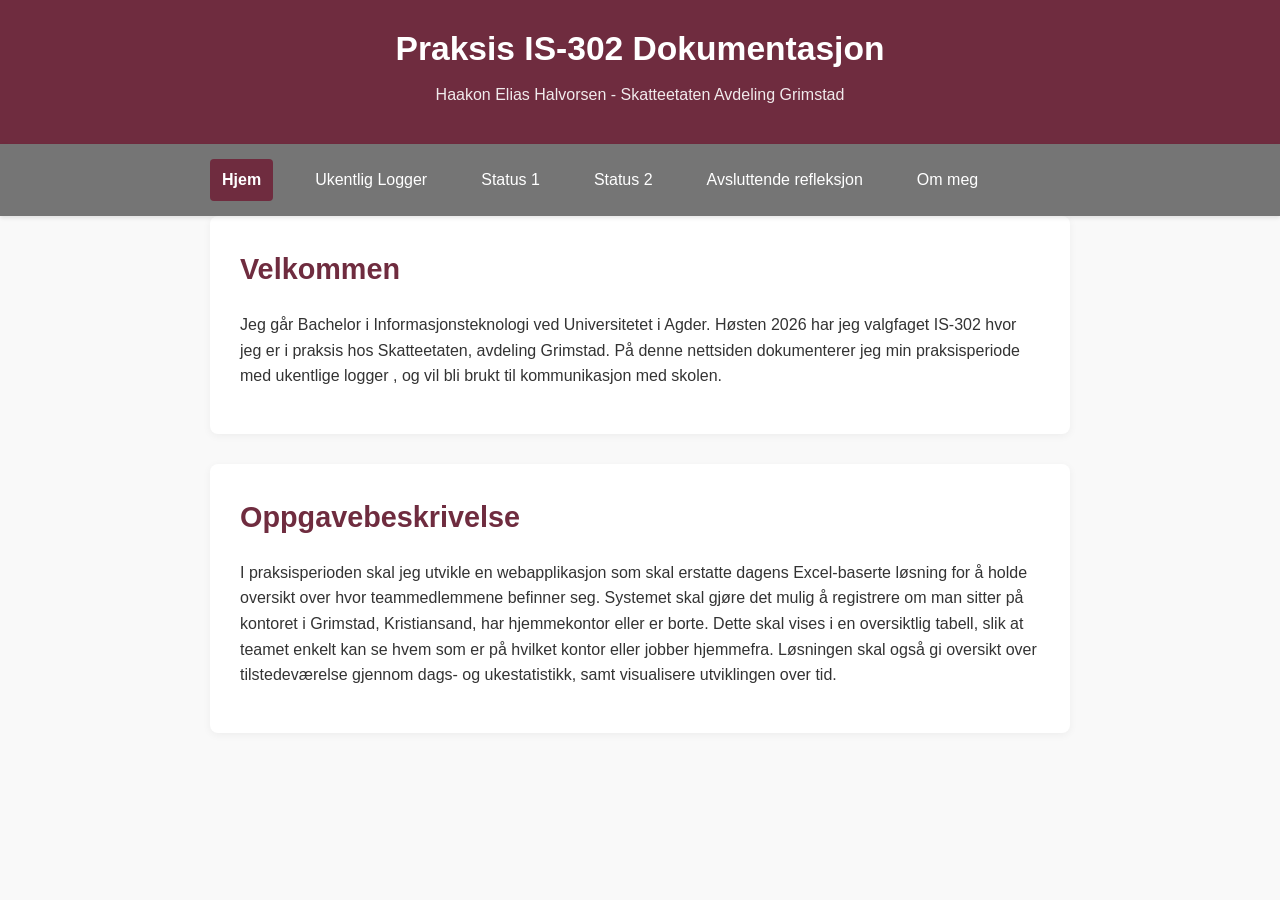
<file: index.html>
<!DOCTYPE html>
<html lang="no">
<head>
    <meta charset="UTF-8">
    <meta name="viewport" content="width=device-width, initial-scale=1.0">
    <title>Praksis IS-302 - Uke Logger</title>
    <link rel="stylesheet" href="style.css">
</head>
<body>
    <header>
        <div class="container">
            <h1>Praksis IS-302 Dokumentasjon</h1>
            <p class="subtitle">Haakon Elias Halvorsen - Skatteetaten Avdeling Grimstad</p>
        </div>
    </header>
    <nav class="navbar">
        <div class="container">
            <a href="index.html" class="nav-link active">Hjem</a>
            <a href="logger.html" class="nav-link">Ukentlig Logger</a>
            <a href="status-1.html" class="nav-link">Status 1</a>
            <a href="status-2.html" class="nav-link">Status 2</a>
            <a href="avsluttende-refleksjon.html" class="nav-link">Avsluttende refleksjon</a>
            <a href="om-meg.html" class="nav-link">Om meg</a>
        </div>
    </nav>

    <main class="container">
        <section class="intro">
            <h2>Velkommen</h2>
            <p>
                Jeg går Bachelor i Informasjonsteknologi ved Universitetet i Agder. 
                Høsten 2026 har jeg valgfaget IS-302 hvor jeg er i praksis hos Skatteetaten, avdeling Grimstad.
                På denne nettsiden dokumenterer jeg min praksisperiode med ukentlige logger
                , og vil bli brukt til kommunikasjon med skolen. 
            </p>
        </section>

        <section class="tasks">
            <h2>Oppgavebeskrivelse</h2>
            <p>
                I praksisperioden skal jeg utvikle en webapplikasjon som skal erstatte dagens Excel-baserte løsning 
                for å holde oversikt over hvor teammedlemmene befinner seg. Systemet skal gjøre det mulig å registrere 
                om man sitter på kontoret i Grimstad, Kristiansand, har hjemmekontor eller er borte. Dette skal vises 
                i en oversiktlig tabell, slik at teamet enkelt kan se hvem som er på hvilket kontor eller jobber 
                hjemmefra. Løsningen skal også gi oversikt over tilstedeværelse gjennom dags- og ukestatistikk, samt 
                visualisere utviklingen over tid.
            </p>
        </section>
    </main>


    <script src="script.js"></script>
</body>
</html>
</file>
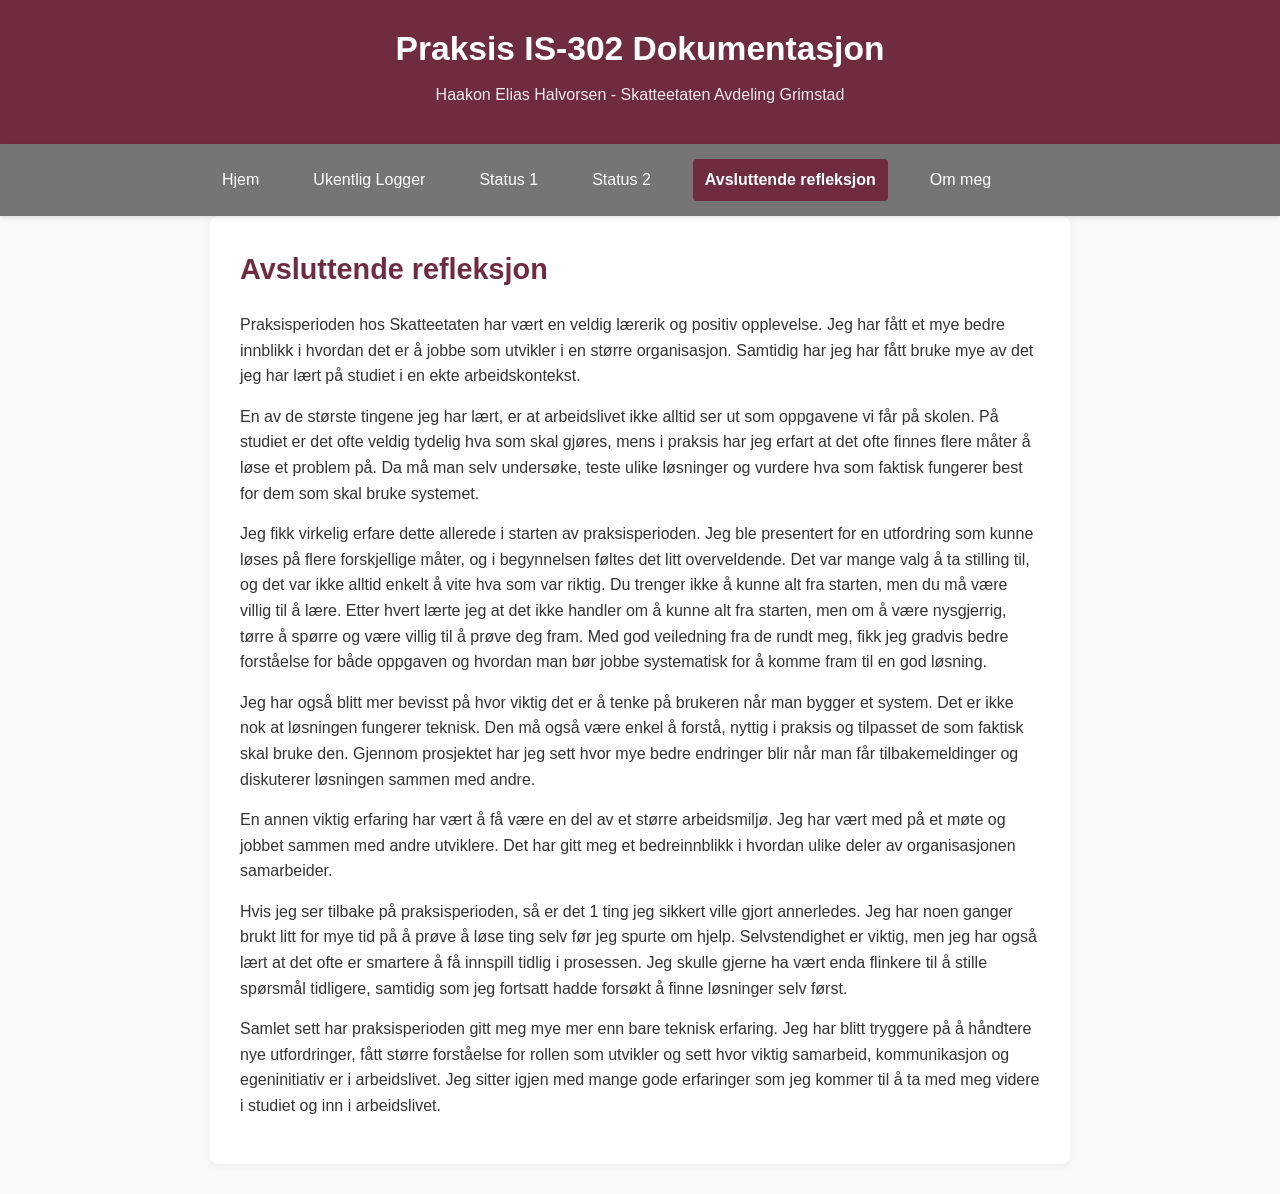
<file: avsluttende-refleksjon.html>
<!DOCTYPE html>
<html lang="no">
<head>
    <meta charset="UTF-8">
    <meta name="viewport" content="width=device-width, initial-scale=1.0">
    <title>Avsluttende refleksjon - Praksis IS-302</title>
    <link rel="stylesheet" href="style.css">
</head>
<body>
    <header>
        <div class="container">
            <h1>Praksis IS-302 Dokumentasjon</h1>
            <p class="subtitle">Haakon Elias Halvorsen - Skatteetaten Avdeling Grimstad</p>
        </div>
    </header>
    <nav class="navbar">
        <div class="container">
            <a href="index.html" class="nav-link">Hjem</a>
            <a href="logger.html" class="nav-link">Ukentlig Logger</a>
            <a href="status-1.html" class="nav-link">Status 1</a>
            <a href="status-2.html" class="nav-link">Status 2</a>
            <a href="avsluttende-refleksjon.html" class="nav-link active">Avsluttende refleksjon</a>
            <a href="om-meg.html" class="nav-link">Om meg</a>
        </div>
    </nav>

    <main class="container">
        <section>
            <h2>Avsluttende refleksjon</h2>
            <p>
                Praksisperioden hos Skatteetaten har vært en veldig lærerik og positiv opplevelse. Jeg har fått et mye bedre innblikk i hvordan det er å jobbe som utvikler i en større organisasjon. Samtidig har jeg har fått bruke mye av det jeg har lært på studiet i en ekte arbeidskontekst.
            </p>
            <p>
                En av de største tingene jeg har lært, er at arbeidslivet ikke alltid ser ut som oppgavene vi får på skolen. På studiet er det ofte veldig tydelig hva som skal gjøres, mens i praksis har jeg erfart at det ofte finnes flere måter å løse et problem på. Da må man selv undersøke, teste ulike løsninger og vurdere hva som faktisk fungerer best for dem som skal bruke systemet.
            </p>
            <p>
                Jeg fikk virkelig erfare dette allerede i starten av praksisperioden. Jeg ble presentert for en utfordring som kunne løses på flere forskjellige måter, og i begynnelsen føltes det litt overveldende. Det var mange valg å ta stilling til, og det var ikke alltid enkelt å vite hva som var riktig. Du trenger ikke å kunne alt fra starten, men du må være villig til å lære. Etter hvert lærte jeg at det ikke handler om å kunne alt fra starten, men om å være nysgjerrig, tørre å spørre og være villig til å prøve deg fram. Med god veiledning fra de rundt meg, fikk jeg gradvis bedre forståelse for både oppgaven og hvordan man bør jobbe systematisk for å komme fram til en god løsning.
            </p>
            <p>
                Jeg har også blitt mer bevisst på hvor viktig det er å tenke på brukeren når man bygger et system. Det er ikke nok at løsningen fungerer teknisk. Den må også være enkel å forstå, nyttig i praksis og tilpasset de som faktisk skal bruke den. Gjennom prosjektet har jeg sett hvor mye bedre endringer blir når man får tilbakemeldinger og diskuterer løsningen sammen med andre.
            </p>
            <p>
                En annen viktig erfaring har vært å få være en del av et større arbeidsmiljø. Jeg har vært med på et møte og jobbet sammen med andre utviklere. Det har gitt meg et bedreinnblikk i hvordan ulike deler av organisasjonen samarbeider. 
            </p>
            <p>
                Hvis jeg ser tilbake på praksisperioden, så er det 1 ting jeg sikkert ville gjort annerledes. Jeg har noen ganger brukt litt for mye tid på å prøve å løse ting selv før jeg spurte om hjelp. Selvstendighet er viktig, men jeg har også lært at det ofte er smartere å få innspill tidlig i prosessen. Jeg skulle gjerne ha vært enda flinkere til å stille spørsmål tidligere, samtidig som jeg fortsatt hadde forsøkt å finne løsninger selv først.
            </p>
            <p>
                Samlet sett har praksisperioden gitt meg mye mer enn bare teknisk erfaring. Jeg har blitt tryggere på å håndtere nye utfordringer, fått større forståelse for rollen som utvikler og sett hvor viktig samarbeid, kommunikasjon og egeninitiativ er i arbeidslivet. Jeg sitter igjen med mange gode erfaringer som jeg kommer til å ta med meg videre i studiet og inn i arbeidslivet.
            </p>
        </section>
    </main>

    <script src="script.js"></script>
</body>
</html>
</file>
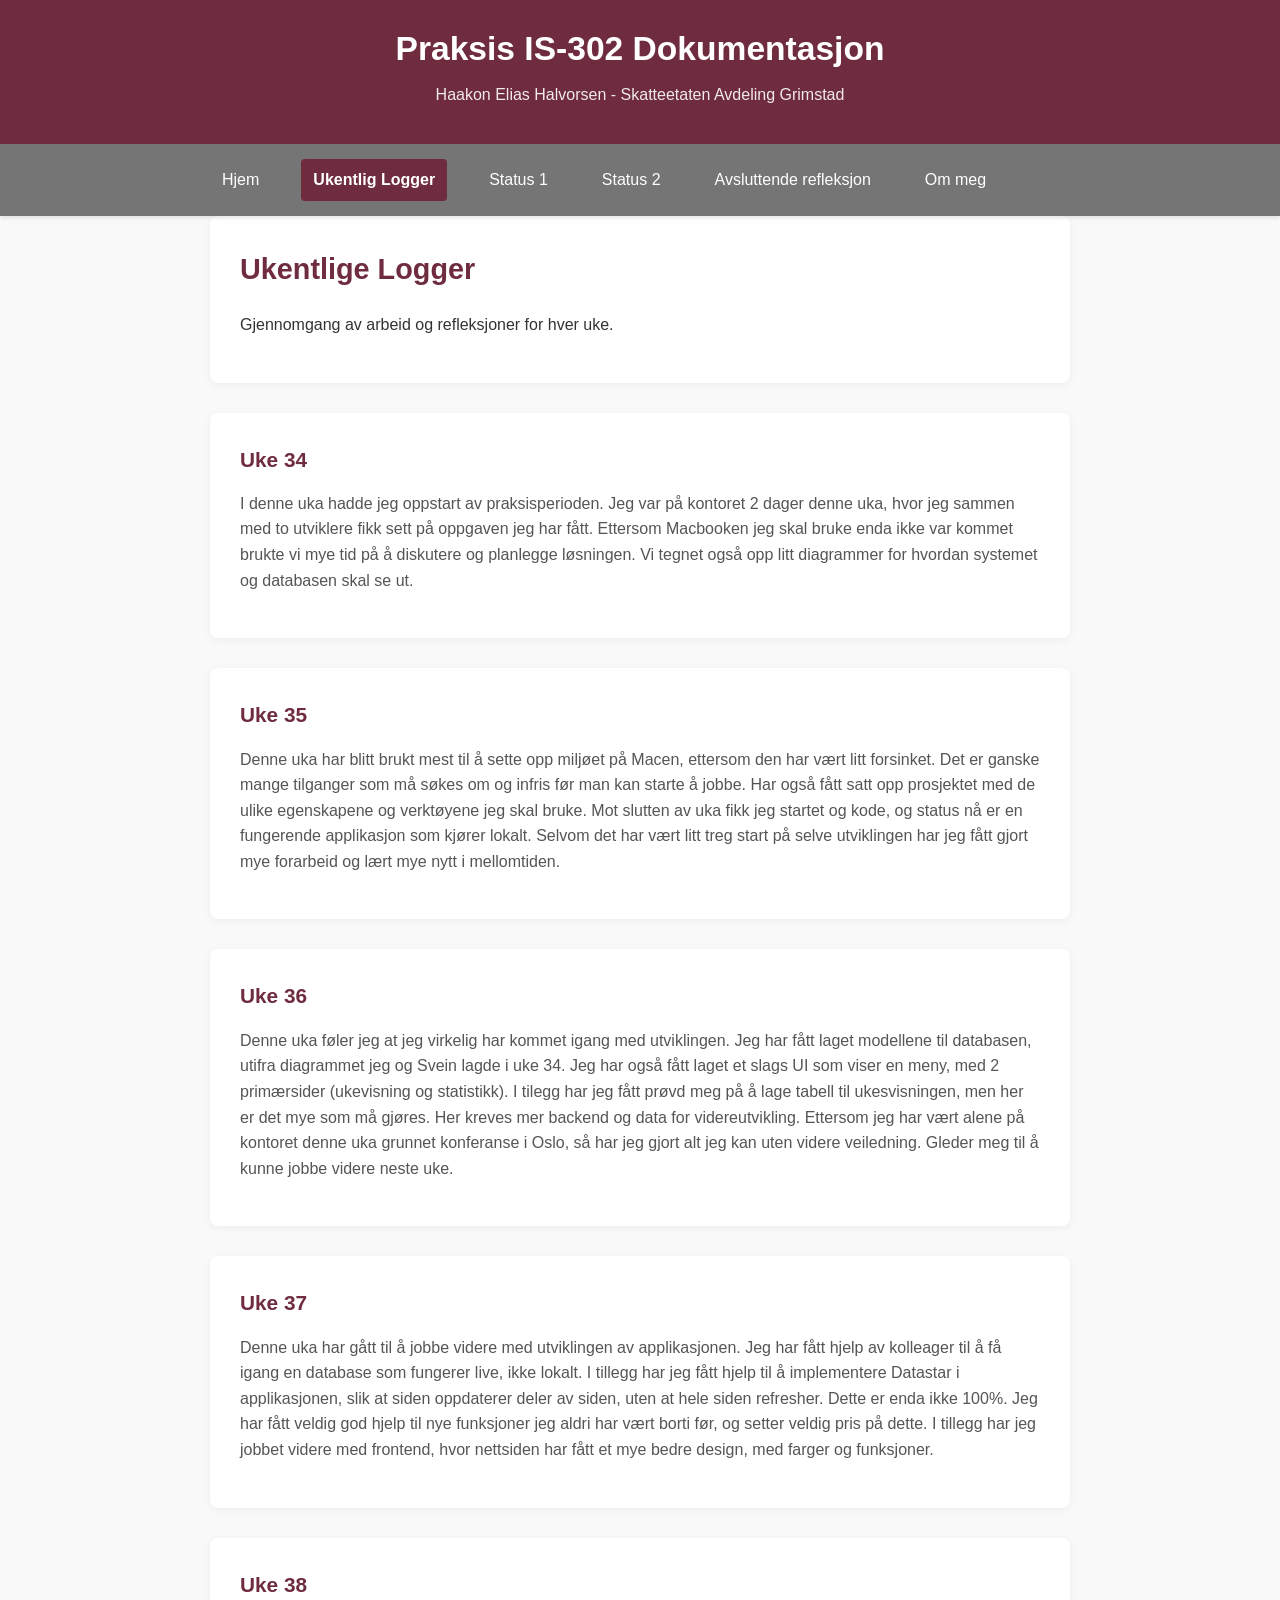
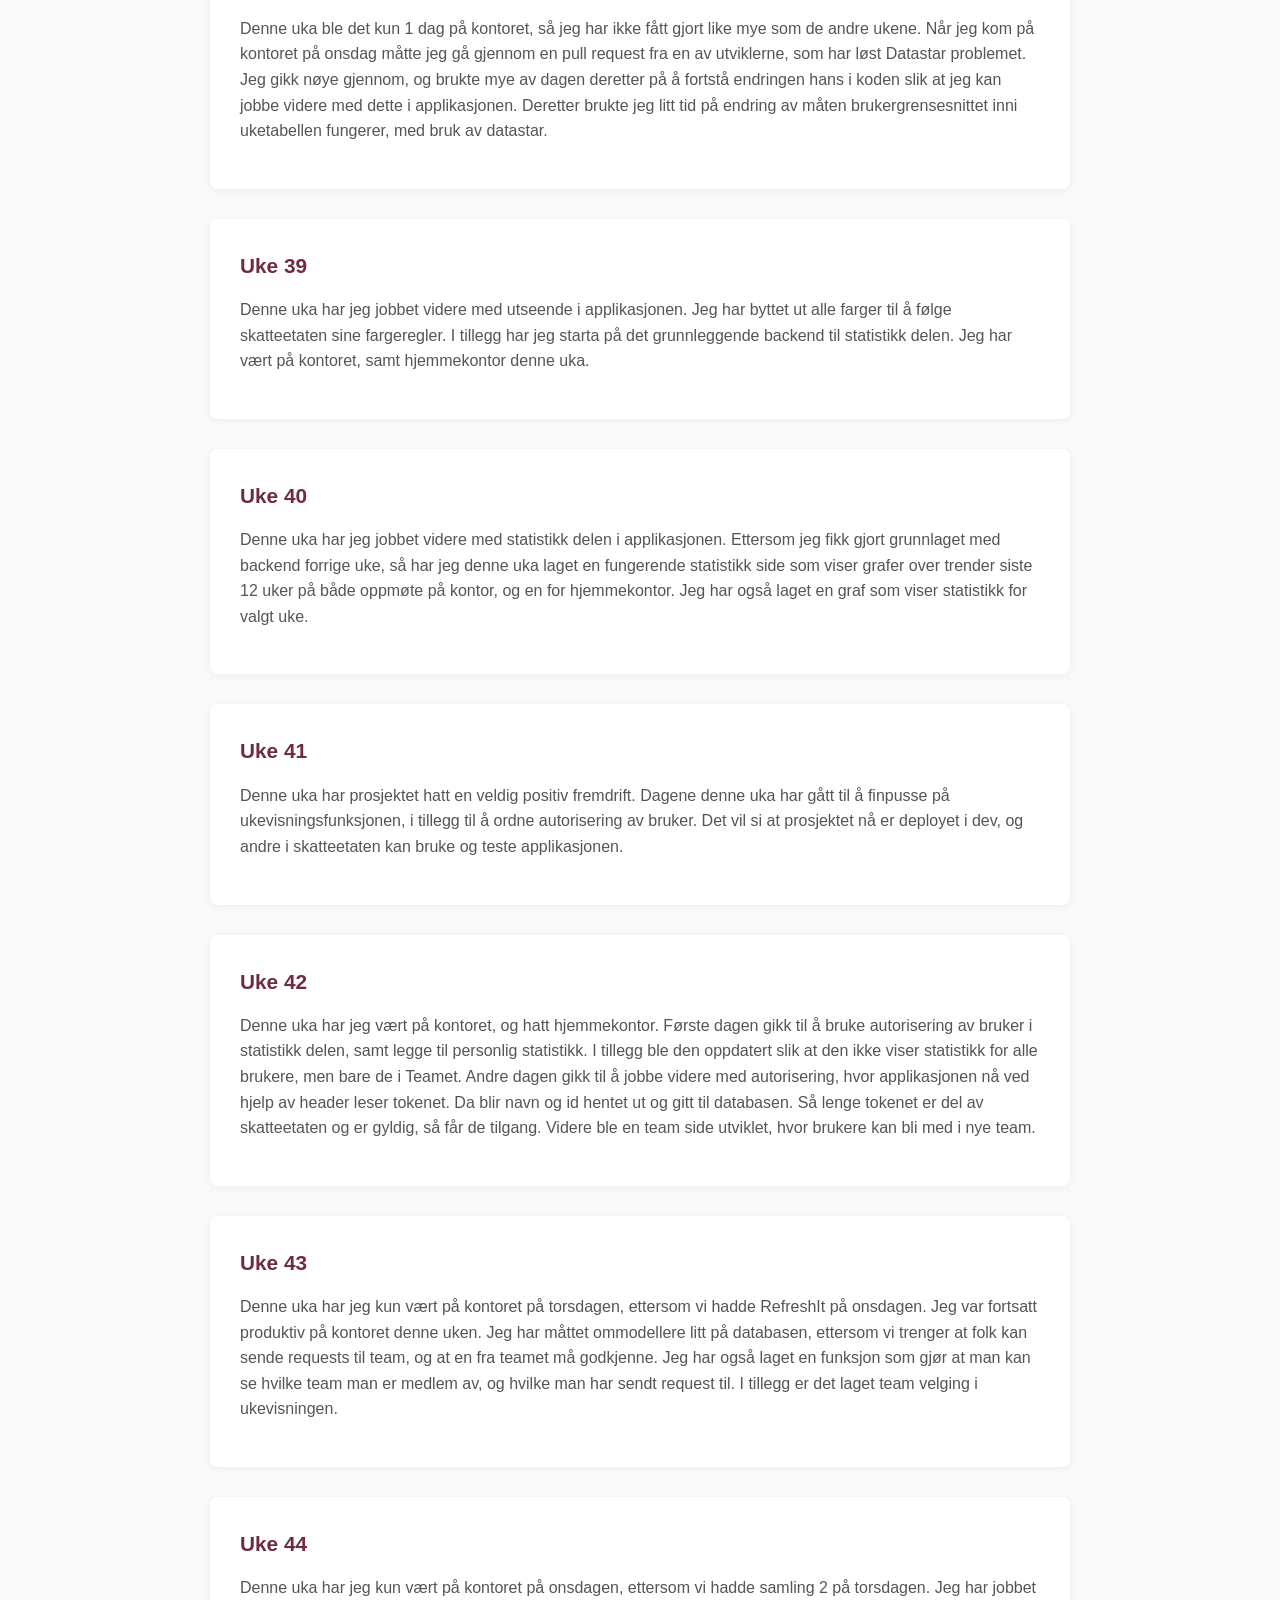
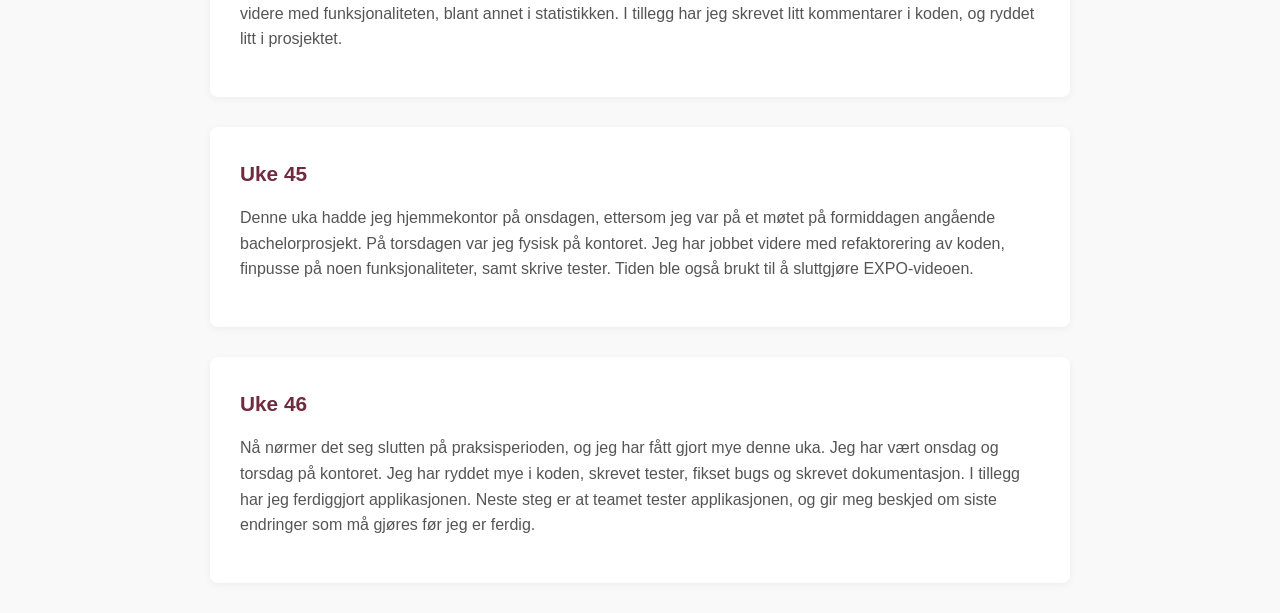
<file: logger.html>
<!DOCTYPE html>
<html lang="no">
<head>
    <meta charset="UTF-8">
    <meta name="viewport" content="width=device-width, initial-scale=1.0">
    <title>Logger - Praksis IS-302</title>
    <link rel="stylesheet" href="style.css">
</head>
<body>
    <header>
        <div class="container">
            <h1>Praksis IS-302 Dokumentasjon</h1>
            <p class="subtitle">Haakon Elias Halvorsen - Skatteetaten Avdeling Grimstad</p>
        </div>
    </header>
    <nav class="navbar">
        <div class="container">
            <a href="index.html" class="nav-link">Hjem</a>
            <a href="logger.html" class="nav-link active">Ukentlig Logger</a>
            <a href="status-1.html" class="nav-link">Status 1</a>
            <a href="status-2.html" class="nav-link">Status 2</a>
            <a href="avsluttende-refleksjon.html" class="nav-link">Avsluttende refleksjon</a>
            <a href="om-meg.html" class="nav-link">Om meg</a>
        </div>
    </nav>
    

    <main class="container">
        <section>
            <h2>Ukentlige Logger</h2>
            <p>Gjennomgang av arbeid og refleksjoner for hver uke.</p>
        </section>

        <section class="log-entry">
            <h3>Uke 34</h3>
            <p class="log-intro">I denne uka hadde jeg oppstart av praksisperioden. Jeg var på kontoret 2 dager 
                denne uka, hvor jeg sammen med to utviklere fikk sett på oppgaven jeg har fått. Ettersom Macbooken 
                jeg skal bruke enda ikke var kommet brukte vi mye tid på å diskutere og planlegge løsningen. 
                Vi tegnet også opp litt diagrammer for hvordan systemet og databasen skal se ut.
            </p>
        </section>


        <section class="log-entry">
            <h3>Uke 35</h3>
            <p class="log-intro">Denne uka har blitt brukt mest til å sette opp miljøet på Macen, ettersom den har vært litt forsinket. 
                Det er ganske mange tilganger som må søkes om og infris før man kan starte å jobbe. Har også fått satt opp prosjektet med de ulike egenskapene
                og verktøyene jeg skal bruke. Mot slutten av uka fikk jeg startet og kode, og status nå er en fungerende applikasjon som kjører lokalt.
                Selvom det har vært litt treg start på selve utviklingen har jeg fått gjort mye forarbeid og lært mye nytt i mellomtiden. 
            </p>
        </section>

        <section class="log-entry">
            <h3>Uke 36</h3>
            <p class="log-intro">Denne uka føler jeg at jeg virkelig har kommet igang med utviklingen. Jeg har fått laget modellene til databasen, 
                utifra diagrammet jeg og Svein lagde i uke 34. Jeg har også fått laget et slags UI som viser en meny, med 2 primærsider (ukevisning og statistikk).
                I tilegg har jeg fått prøvd meg på å lage tabell til ukesvisningen, men her er det mye som må gjøres. Her kreves mer backend og data for videreutvikling.
                Ettersom jeg har vært alene på kontoret denne uka grunnet konferanse i Oslo, så har jeg gjort alt jeg kan uten videre veiledning. Gleder meg til 
                å kunne jobbe videre neste uke.
            </p>
        </section>

         <section class="log-entry">
            <h3>Uke 37</h3>
            <p class="log-intro">Denne uka har gått til å jobbe videre med utviklingen av applikasjonen. Jeg har
                fått hjelp av kolleager til å få igang en database som fungerer live, ikke lokalt. I tillegg har jeg 
                fått hjelp til å implementere Datastar i applikasjonen, slik at siden oppdaterer
                deler av siden, uten at hele siden refresher. Dette er enda ikke 100%. Jeg har fått veldig god 
                hjelp til nye funksjoner jeg aldri har vært borti før, og setter veldig pris på dette. I tillegg har jeg
                jobbet videre med frontend, hvor nettsiden har fått et mye bedre design, med farger og funksjoner.
            </p>
        </section>

        <section class="log-entry">
            <h3>Uke 38</h3>
            <p class="log-intro">Denne uka ble det kun 1 dag på kontoret, så jeg har ikke fått gjort like mye som de andre
                ukene. Når jeg kom på kontoret på onsdag måtte jeg gå gjennom en pull request fra en av utviklerne, som har 
                løst Datastar problemet. Jeg gikk nøye gjennom, og brukte mye av dagen deretter på å fortstå endringen hans 
                i koden slik at jeg kan jobbe videre med dette i applikasjonen. Deretter brukte jeg litt tid på endring av 
                måten brukergrensesnittet inni uketabellen fungerer, med bruk av datastar.
            </p>
        </section>

        <section class="log-entry">
            <h3>Uke 39</h3>
            <p class="log-intro">Denne uka har jeg jobbet videre med utseende i applikasjonen. Jeg har byttet ut alle farger til å følge skatteetaten sine 
                fargeregler. I tillegg har jeg starta på det grunnleggende backend til statistikk delen. Jeg har vært på kontoret, samt hjemmekontor denne uka.
            </p>
        </section>

        <section class="log-entry">
            <h3>Uke 40</h3>
            <p class="log-intro">Denne uka har jeg jobbet videre med statistikk delen i applikasjonen. Ettersom jeg fikk gjort grunnlaget med backend forrige uke, 
                så har jeg denne uka laget en fungerende statistikk side som viser grafer over trender siste 12 uker på både oppmøte på kontor, og en for hjemmekontor. 
                Jeg har også laget en graf som viser statistikk for valgt uke.
            </p>
        </section>

        <section class="log-entry">
            <h3>Uke 41</h3>
            <p class="log-intro">Denne uka har prosjektet hatt en veldig positiv fremdrift. Dagene denne uka har
                gått til å finpusse på ukevisningsfunksjonen, i tillegg til å ordne autorisering av bruker.
                Det vil si at prosjektet nå er deployet i dev, og andre i skatteetaten kan bruke og teste applikasjonen.
            </p>
        </section>

        <section class="log-entry">
            <h3>Uke 42</h3>
            <p class="log-intro">Denne uka har jeg vært på kontoret, og hatt hjemmekontor. Første dagen gikk til å bruke autorisering av bruker i 
                statistikk delen, samt legge til personlig statistikk. I tillegg ble den oppdatert slik at den ikke viser statistikk for alle brukere, men 
                bare de i Teamet. Andre dagen gikk til å jobbe videre med autorisering, hvor applikasjonen nå ved hjelp av header leser tokenet. Da blir navn og id 
                hentet ut og gitt til databasen. Så lenge tokenet er del av skatteetaten og er gyldig, så får de tilgang. Videre ble en team side utviklet, 
                hvor brukere kan bli med i nye team. 
            </p>
        </section>

        <section class="log-entry">
            <h3>Uke 43</h3>
            <p class="log-intro">Denne uka har jeg kun vært på kontoret på torsdagen, ettersom vi hadde RefreshIt på onsdagen. Jeg 
                var fortsatt produktiv på kontoret denne uken. Jeg har måttet ommodellere litt på databasen, ettersom vi trenger
                at folk kan sende requests til team, og at en fra teamet må godkjenne. Jeg har også laget en funksjon som gjør at man kan se hvilke team man er medlem av, og hvilke man har sendt request til.
                I tillegg er det laget team velging i ukevisningen.
            </p>
        </section>

        <section class="log-entry">
            <h3>Uke 44</h3>
            <p class="log-intro">Denne uka har jeg kun vært på kontoret på onsdagen, ettersom vi hadde samling 2 
                på torsdagen. Jeg har jobbet videre med funksjonaliteten, blant annet i statistikken. I tillegg har jeg skrevet 
                litt kommentarer i koden, og ryddet litt i prosjektet.
            </p>
        </section>

         <section class="log-entry">
            <h3>Uke 45</h3>
            <p class="log-intro">Denne uka hadde jeg hjemmekontor på onsdagen, ettersom jeg var på et møtet på formiddagen angående bachelorprosjekt.
                På torsdagen var jeg fysisk på kontoret. Jeg har jobbet videre med refaktorering av koden, finpusse på noen funksjonaliteter, 
                samt skrive tester. Tiden ble også brukt til å sluttgjøre EXPO-videoen.
        </section>

        <section class="log-entry">
            <h3>Uke 46</h3>
            <p class="log-intro">Nå nørmer det seg slutten på praksisperioden, og jeg har fått gjort mye denne uka. Jeg har vært onsdag og torsdag 
                på kontoret. Jeg har ryddet mye i koden, skrevet tester, fikset bugs og skrevet dokumentasjon. I tillegg har jeg ferdiggjort applikasjonen. 
                Neste steg er at teamet tester applikasjonen, og gir meg beskjed om siste endringer som må gjøres før jeg er ferdig.
        </section>
    </main>

    <script src="script.js"></script>
</body>
</html>
</file>
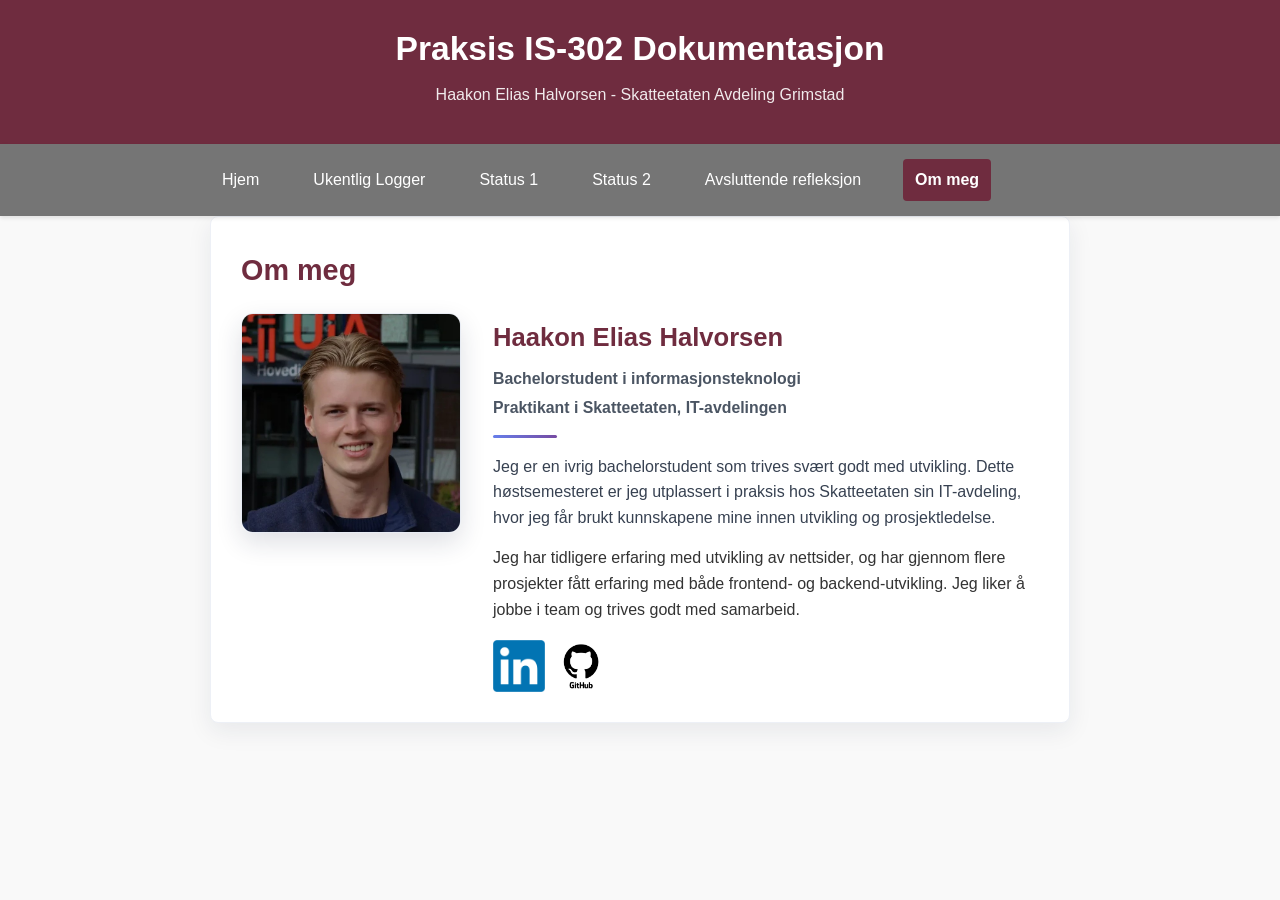
<file: om-meg.html>
<!DOCTYPE html>
<html lang="no">
<head>
    <meta charset="UTF-8">
    <meta name="viewport" content="width=device-width, initial-scale=1.0">
    <title>Om meg - Praksis IS-302</title>
    <link rel="stylesheet" href="style.css">
</head>
<body>
    <header>
        <div class="container">
            <h1>Praksis IS-302 Dokumentasjon</h1>
            <p class="subtitle">Haakon Elias Halvorsen - Skatteetaten Avdeling Grimstad</p>
        </div>
    </header>
    <nav class="navbar">
        <div class="container">
            <a href="index.html" class="nav-link">Hjem</a>
            <a href="logger.html" class="nav-link">Ukentlig Logger</a>
            <a href="status-1.html" class="nav-link">Status 1</a>
            <a href="status-2.html" class="nav-link">Status 2</a>
            <a href="avsluttende-refleksjon.html" class="nav-link">Avsluttende refleksjon</a>
            <a href="om-meg.html" class="nav-link active">Om meg</a>
        </div>
    </nav>

    <main class="container">
        <section class="about-section">
            <h2>Om meg</h2>
            <div class="about-grid">
                <div class="profile-side">
                    <img src="assets/haakon.jpeg" alt="Portrett av Haakon Elias Halvorsen" class="profile-image">
                </div>

                <div class="about-content">
                    <h3 class="about-heading">Haakon Elias Halvorsen</h3>
                    <h4 class="about-subheading">Bachelorstudent i informasjonsteknologi</h4>
                    <h4 class="about-subheading">Praktikant i Skatteetaten, IT-avdelingen</h4>

                    <div class="about-divider"></div>

                    <p class="about-intro">
                        Jeg er en ivrig bachelorstudent som trives svært godt med utvikling. Dette høstsemesteret er jeg
                        utplassert i praksis hos Skatteetaten sin IT-avdeling, hvor jeg får brukt kunnskapene mine innen
                        utvikling og prosjektledelse.
                    </p>
                    <p>
                        Jeg har tidligere erfaring med utvikling av nettsider, og har gjennom flere prosjekter fått erfaring
                        med både frontend- og backend-utvikling. Jeg liker å jobbe i team og trives godt med samarbeid.
                    </p>

                    <div class="profile-links">
                        <a href="https://www.linkedin.com/in/haakon-halvorsen-bb3982354/" class="social-icon-link" target="_blank" rel="noopener noreferrer" aria-label="LinkedIn-profil" title="LinkedIn">
                            <img src="assets/LinkedIn_logo-kopi.png" alt="LinkedIn" class="social-logo">
                        </a>
                        <a href="https://github.com/haakonhalvors1" class="social-icon-link" target="_blank" rel="noopener noreferrer" aria-label="GitHub-profil" title="GitHub">
                            <img src="assets/Github logo.png" alt="GitHub" class="social-logo">
                        </a>
                    </div>
                </div>
            </div>
        </section>
    </main>

    <script src="script.js"></script>
</body>
</html>
</file>
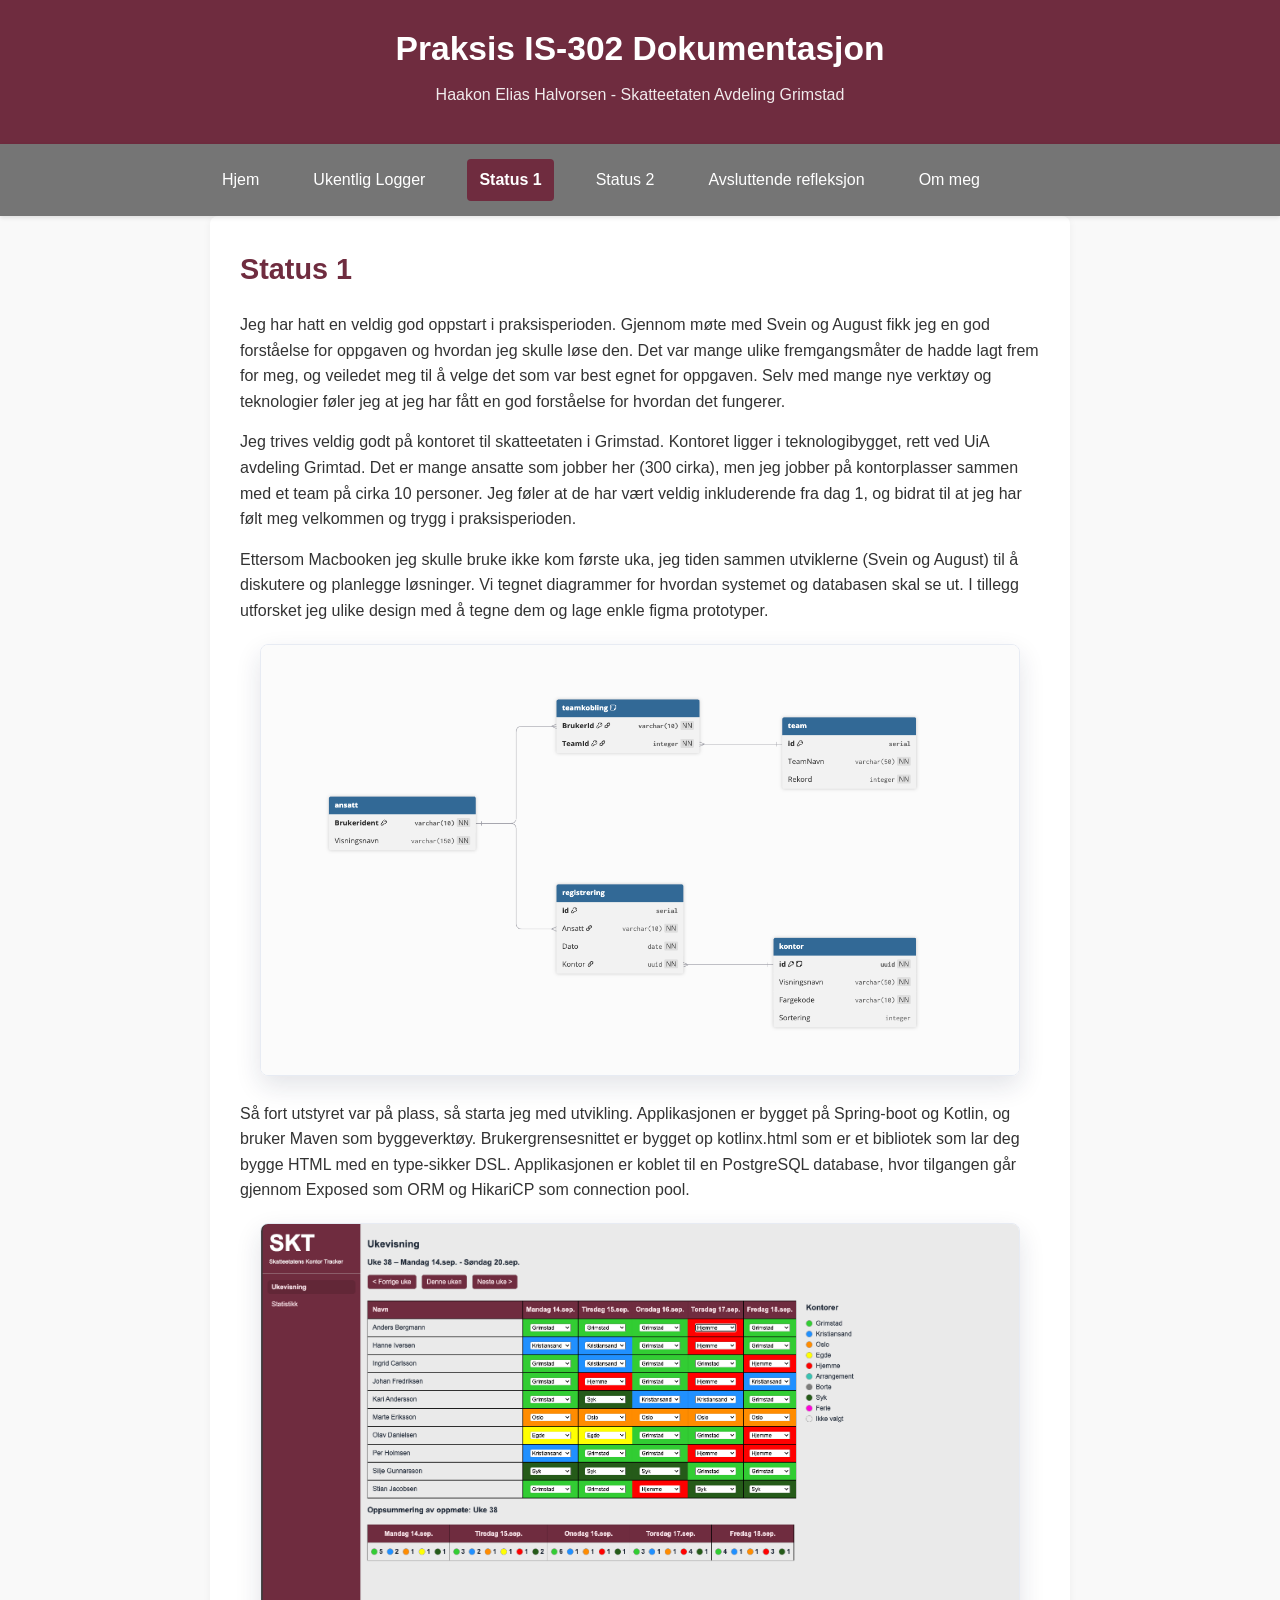
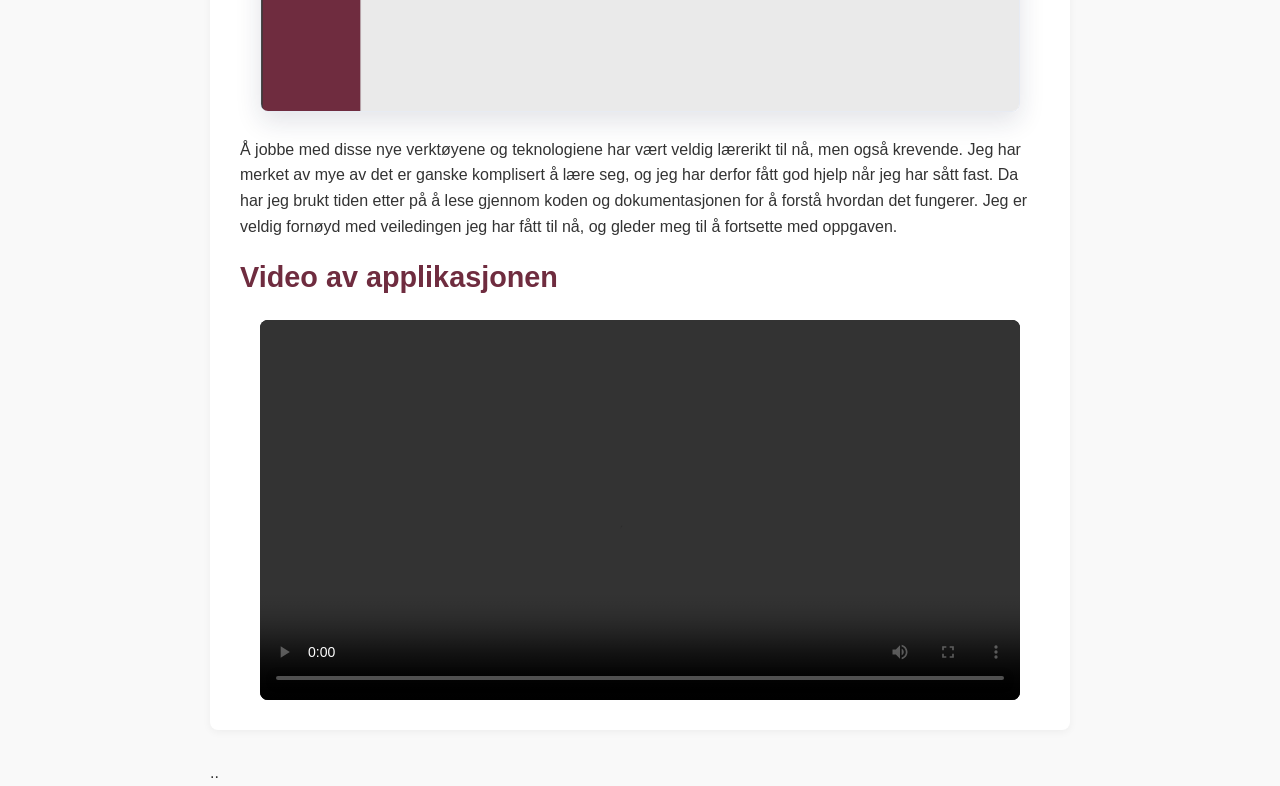
<file: status-1.html>
<!DOCTYPE html>
<html lang="no">
<head>
    <meta charset="UTF-8">
    <meta name="viewport" content="width=device-width, initial-scale=1.0">
    <title>Status 1 - Praksis IS-302</title>
    <link rel="stylesheet" href="style.css">
</head>
<body>
    <header>
        <div class="container">
            <h1>Praksis IS-302 Dokumentasjon</h1>
            <p class="subtitle">Haakon Elias Halvorsen - Skatteetaten Avdeling Grimstad</p>
        </div>
    </header>
    <nav class="navbar">
        <div class="container">
            <a href="index.html" class="nav-link">Hjem</a>
            <a href="logger.html" class="nav-link">Ukentlig Logger</a>
            <a href="status-1.html" class="nav-link active">Status 1</a>
            <a href="status-2.html" class="nav-link">Status 2</a>
            <a href="avsluttende-refleksjon.html" class="nav-link">Avsluttende refleksjon</a>
            <a href="om-meg.html" class="nav-link">Om meg</a>
        </div>
    </nav>

    <main class="container">
        <section>
            <h2>Status 1</h2>
            <p>
                Jeg har hatt en veldig god oppstart i praksisperioden. Gjennom møte med Svein og August fikk jeg 
                en god forståelse for oppgaven og hvordan jeg skulle løse den. Det var mange ulike fremgangsmåter
                de hadde lagt frem for meg, og veiledet meg til å velge det som var best egnet for oppgaven.
                Selv med mange nye verktøy og teknologier føler jeg at jeg har fått en god forståelse for hvordan
                det fungerer.
            </p>
            <p>
                Jeg trives veldig godt på kontoret til skatteetaten i Grimstad. Kontoret ligger i teknologibygget, rett 
                ved UiA avdeling Grimtad. Det er mange ansatte som jobber her (300 cirka), men jeg jobber på kontorplasser
                sammen med et team på cirka 10 personer. Jeg føler at de har vært veldig inkluderende fra dag 1, og bidrat 
                til at jeg har følt meg velkommen og trygg i praksisperioden.
            </p>
            <p>
                Ettersom Macbooken jeg skulle bruke ikke kom første uka, jeg tiden sammen utviklerne (Svein og August)
                til å diskutere og planlegge løsninger. Vi tegnet diagrammer for hvordan systemet og databasen skal se ut. 
                I tillegg utforsket jeg ulike design med å tegne dem og lage enkle figma prototyper.
            </p>
            <figure class="status-figure">
                <img class="status-image" src="assets/sktdiagram.jpeg" alt="Diagram over systemarkitektur og database">
            </figure>
            <p>
                Så fort utstyret var på plass, så starta jeg med utvikling. Applikasjonen er bygget på Spring-boot og Kotlin,
                og bruker Maven som byggeverktøy. Brukergrensesnittet er bygget op kotlinx.html som er et bibliotek
                som lar deg bygge HTML med en type-sikker DSL. Applikasjonen er koblet til en PostgreSQL database, hvor tilgangen
                går gjennom Exposed som ORM og HikariCP som connection pool.
            </p>
            <figure class="status-figure">
                <img class="status-image" src="assets/ukevisning.jpeg" alt="Ukevisning av prosjektet">
            </figure>
            <p>
                Å jobbe med disse nye verktøyene og teknologiene har vært veldig lærerikt til nå, men også krevende. 
                Jeg har merket av mye av det er ganske komplisert å lære seg, og jeg har derfor fått god hjelp når jeg har sått fast. 
                Da har jeg brukt tiden etter på å lese gjennom koden og dokumentasjonen for å forstå hvordan det fungerer. 
                Jeg er veldig fornøyd med veiledingen jeg har fått til nå, og gleder meg til å fortsette med oppgaven. 
            </p>
            <h2>Video av applikasjonen</h2>
            <video class="status-video" controls playsinline preload="metadata">
                <source src="assets/Status1.mp4" type="video/mp4">
                Din nettleser støtter ikke video-taggen.
            </video>
        </section>..
    </main>

    <script src="script.js"></script>
</body>
</html>
</file>
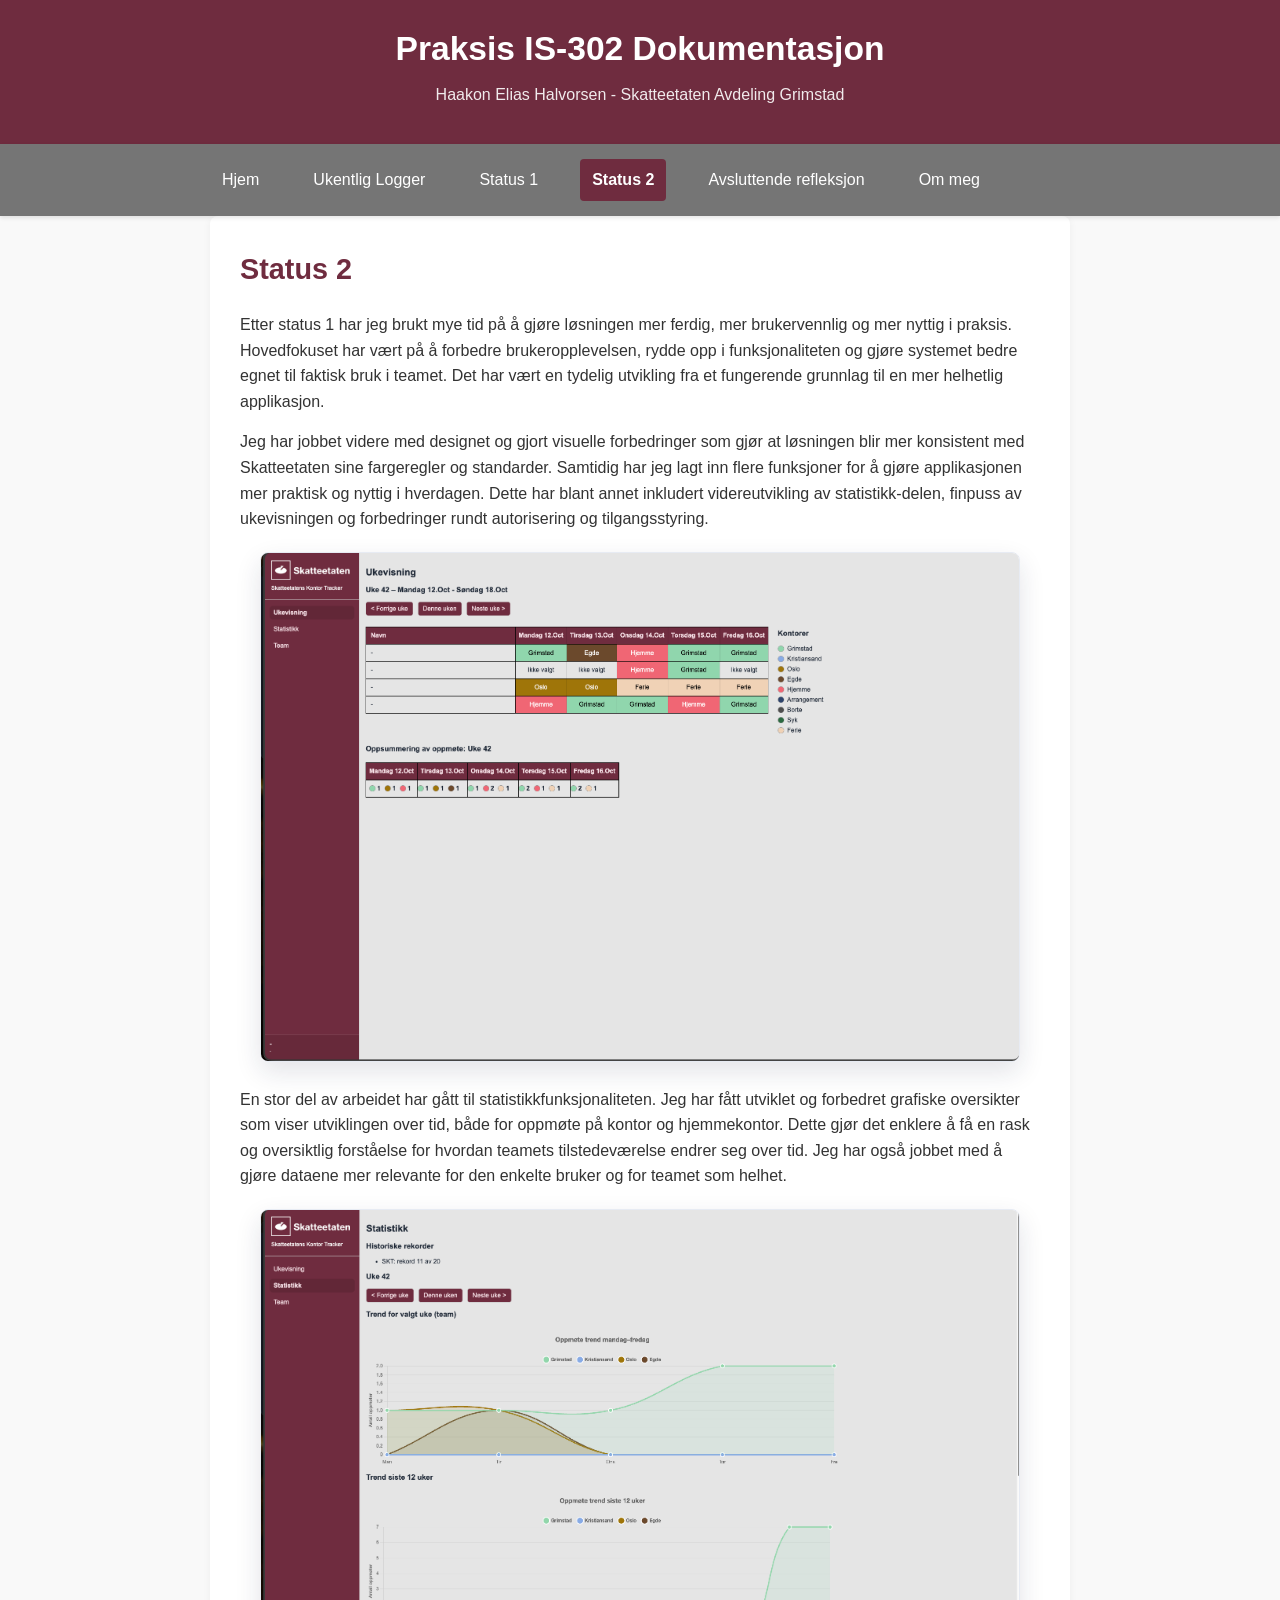
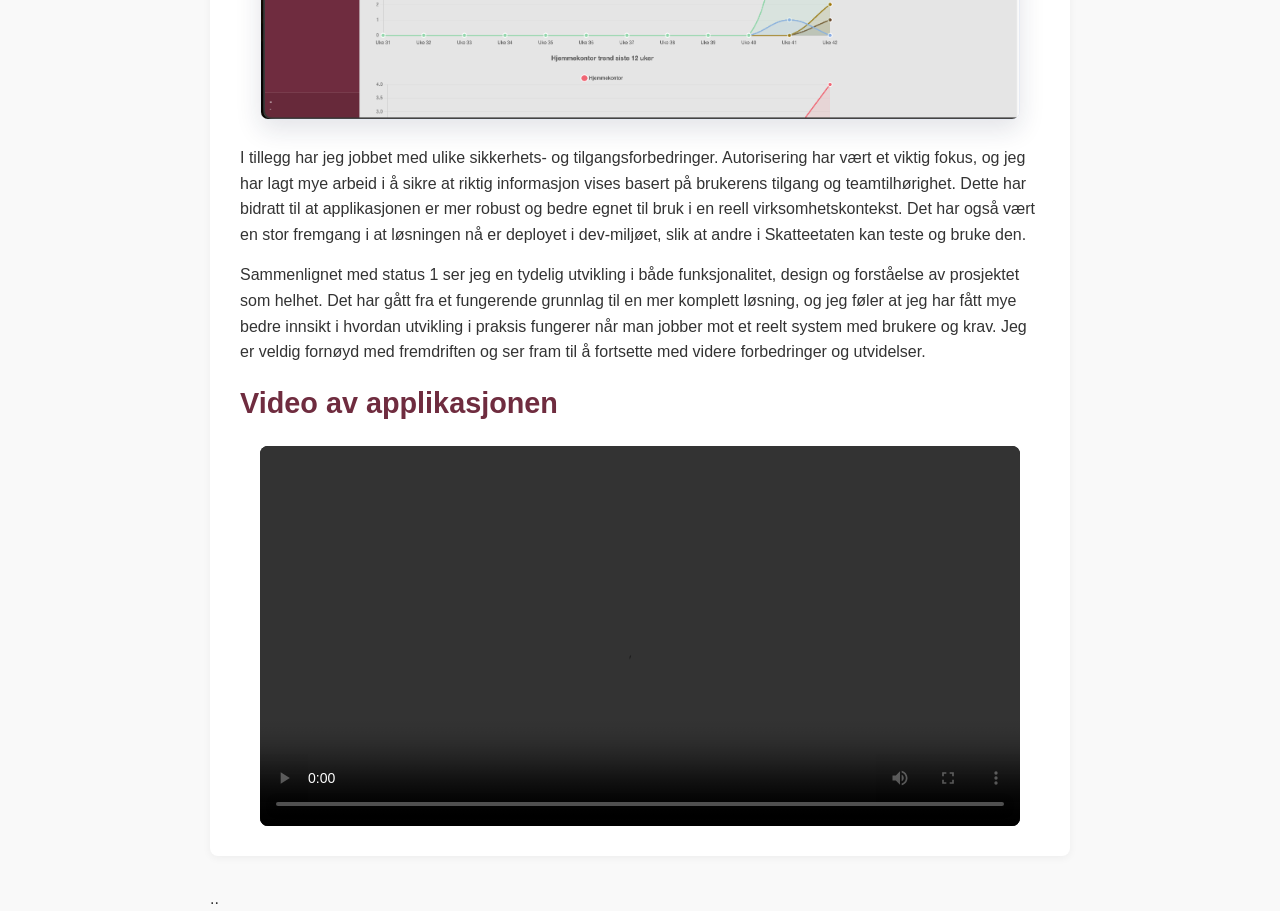
<file: status-2.html>
<!DOCTYPE html>
<html lang="no">
<head>
    <meta charset="UTF-8">
    <meta name="viewport" content="width=device-width, initial-scale=1.0">
    <title>Status 2 - Praksis IS-302</title>
    <link rel="stylesheet" href="style.css">
</head>
<body>
    <header>
        <div class="container">
            <h1>Praksis IS-302 Dokumentasjon</h1>
            <p class="subtitle">Haakon Elias Halvorsen - Skatteetaten Avdeling Grimstad</p>
        </div>
    </header>
    <nav class="navbar">
        <div class="container">
            <a href="index.html" class="nav-link">Hjem</a>
            <a href="logger.html" class="nav-link">Ukentlig Logger</a>
            <a href="status-1.html" class="nav-link">Status 1</a>
            <a href="status-2.html" class="nav-link active">Status 2</a>
            <a href="avsluttende-refleksjon.html" class="nav-link">Avsluttende refleksjon</a>
            <a href="om-meg.html" class="nav-link">Om meg</a>
        </div>
    </nav>

    <main class="container">
        <section>
            <h2>Status 2</h2>
            <p>
                Etter status 1 har jeg brukt mye tid på å gjøre løsningen mer ferdig, mer brukervennlig og mer nyttig i praksis.
                Hovedfokuset har vært på å forbedre brukeropplevelsen, rydde opp i funksjonaliteten og gjøre systemet bedre egnet
                til faktisk bruk i teamet. Det har vært en tydelig utvikling fra et fungerende grunnlag til en mer helhetlig applikasjon.
            </p>
            <p>
                Jeg har jobbet videre med designet og gjort visuelle forbedringer som gjør at løsningen blir mer konsistent med
                Skatteetaten sine fargeregler og standarder. Samtidig har jeg lagt inn flere funksjoner for å gjøre applikasjonen
                mer praktisk og nyttig i hverdagen. Dette har blant annet inkludert videreutvikling av statistikk-delen, finpuss av
                ukevisningen og forbedringer rundt autorisering og tilgangsstyring.
            </p>
            <figure class="status-figure">
                <img class="status-image" src="assets/st2ukevisning.jpeg" alt="Ukevisning i status 2">
            </figure>
            <p>
                En stor del av arbeidet har gått til statistikkfunksjonaliteten. Jeg har fått utviklet og forbedret grafiske oversikter
                som viser utviklingen over tid, både for oppmøte på kontor og hjemmekontor. Dette gjør det enklere å få en rask og
                oversiktlig forståelse for hvordan teamets tilstedeværelse endrer seg over tid. Jeg har også jobbet med å gjøre
                dataene mer relevante for den enkelte bruker og for teamet som helhet.
            </p>
            <figure class="status-figure">
                <img class="status-image" src="assets/st2statistikk.jpeg" alt="Statistikk i status 2">
            </figure>
            <p>
                I tillegg har jeg jobbet med ulike sikkerhets- og tilgangsforbedringer. Autorisering har vært et viktig fokus, og jeg
                har lagt mye arbeid i å sikre at riktig informasjon vises basert på brukerens tilgang og teamtilhørighet. Dette har
                bidratt til at applikasjonen er mer robust og bedre egnet til bruk i en reell virksomhetskontekst. Det har også vært
                en stor fremgang i at løsningen nå er deployet i dev-miljøet, slik at andre i Skatteetaten kan teste og bruke den.
            </p>
            <p>
                Sammenlignet med status 1 ser jeg en tydelig utvikling i både funksjonalitet, design og forståelse av prosjektet som
                helhet. Det har gått fra et fungerende grunnlag til en mer komplett løsning, og jeg føler at jeg har fått mye bedre
                innsikt i hvordan utvikling i praksis fungerer når man jobber mot et reelt system med brukere og krav. Jeg er veldig
                fornøyd med fremdriften og ser fram til å fortsette med videre forbedringer og utvidelser.
            </p>
        <h2>Video av applikasjonen</h2>
            <video class="status-video" controls playsinline preload="metadata">
                <source src="assets/Status2.mp4" type="video/mp4">
                Din nettleser støtter ikke video-taggen.
            </video>
        </section>..
    </main>

    <script src="script.js"></script>
</body>
</html>
</file>
<file: style.css>
* {
    margin: 0;
    padding: 0;
    box-sizing: border-box;
}

body {
    font-family: -apple-system, BlinkMacSystemFont, 'Segoe UI', Roboto, Oxygen, Ubuntu, Cantarell, sans-serif;
    line-height: 1.6;
    color: #333;
    background-color: #f9f9f9;
}

.container {
    max-width: 900px;
    margin: 0 auto;
    padding: 0 20px;
}

/* Header */
header {
    background: #6f2c3f;
    color: white;
    padding: 22px 0;
    text-align: center;
}

header h1 {
    font-size: 2.1em;
    margin-bottom: 6px;
}

header .subtitle {
    font-size: 1em;
    opacity: 0.9;
}

/* Navigation */
.navbar {
    background-color: #757575 ;
    padding: 15px 0;
    position: sticky;
    top: 0;
    z-index: 100;
    box-shadow: 0 2px 4px rgba(0,0,0,0.1);
}

.navbar .container {
    display: flex;
    gap: 30px;
}

.nav-link {
    color: white;
    text-decoration: none;
    padding: 8px 12px;
    border-radius: 4px;
    transition: background-color 0.3s;
}

.nav-link:hover {
    background-color: rgba(255,255,255,0.1);
}

.nav-link.active {
    background-color: #6f2c3f;
    font-weight: bold;
}

/* Main Content */
main {
    padding: 40px 0;
}

main section {
    background: white;
    padding: 30px;
    margin-bottom: 30px;
    border-radius: 8px;
    box-shadow: 0 2px 8px rgba(0,0,0,0.05);
}

.status-figure {
    margin: 20px 0 25px;
}

.status-image {
    display: block;
    width: 100%;
    max-width: 760px;
    height: auto;
    margin: 0 auto;
    border-radius: 8px;
    border: 1px solid #e7ebf3;
    box-shadow: 0 10px 26px rgba(25, 35, 62, 0.12);
}

.status-video {
    display: block;
    width: 100%;
    max-width: 760px;
    height: auto;
    margin: 0 auto;
    border-radius: 8px;
    background: #000;
}

h2 {
    color: #6f2c3f;
    margin-bottom: 20px;
    font-size: 1.8em;
}

h3 {
    color: #6f2c3f;
    margin-bottom: 15px;
    font-size: 1.3em;
}

p {
    margin-bottom: 15px;
    font-size: 1em;
}

/* Cards */
.cards {
    display: grid;
    grid-template-columns: repeat(auto-fit, minmax(250px, 1fr));
    gap: 20px;
    margin-top: 20px;
}

.card {
    background: linear-gradient(135deg, #f5f7fa 0%, #c3cfe2 100%);
    padding: 20px;
    border-radius: 8px;
    text-align: center;
    transition: transform 0.3s, box-shadow 0.3s;
}

.card:hover {
    transform: translateY(-5px);
    box-shadow: 0 5px 15px rgba(0,0,0,0.1);
}

.card h3 {
    font-size: 1.2em;
    margin-bottom: 10px;
}

.card p {
    font-size: 0.95em;
    margin-bottom: 15px;
}

/* Buttons */
.btn {
    display: inline-block;
    background-color: #6f2c3f;
    color: white;
    padding: 10px 20px;
    border-radius: 4px;
    text-decoration: none;
    transition: background-color 0.3s;
    border: none;
    cursor: pointer;
    font-size: 0.95em;
}

.btn:hover {
    background-color: #6f2c3f;
}

/* Status Info */
.status-info {
    background-color: #f0f4ff;
    padding: 20px;
    border-left: 4px solid #6f2c3f;
    border-radius: 4px;
}

.status-info p {
    margin-bottom: 10px;
    font-size: 1em;
}

.status-info strong {
    color: #6f2c3f;
}

/* Task List */
.task-list {
    margin-top: 20px;
}

/* Log entries */
.log-entry {
    background: white;
    padding: 30px;
    margin-bottom: 30px;
    border-radius: 8px;
    box-shadow: 0 2px 8px rgba(0,0,0,0.05);
}

.log-intro {
    color: #555;
}

/* About page */
.about-grid {
    display: grid;
    grid-template-columns: 220px 1fr;
    gap: 32px;
    align-items: start;
}

.about-section {
    border: 1px solid #edf0f6;
    box-shadow: 0 8px 24px rgba(25, 35, 62, 0.08);
}

.about-content {
    padding-top: 4px;
}

.profile-side {
    display: flex;
    flex-direction: column;
    align-items: center;
}

.profile-image {
    width: 100%;
    max-width: 220px;
    height: auto;
    border-radius: 12px;
    border: 1px solid #e7ebf3;
    box-shadow: 0 10px 26px rgba(25, 35, 62, 0.14);
}

.about-heading {
    margin-bottom: 8px;
    font-size: 1.6em;
}

.about-subheading {
    color: #4b5563;
    font-size: 0.99em;
    font-weight: 600;
    margin-bottom: 4px;
}

.about-divider {
    width: 64px;
    height: 3px;
    background: linear-gradient(90deg, #667eea, #764ba2);
    border-radius: 6px;
    margin: 14px 0 16px;
}

.about-intro {
    color: #374151;
}

.profile-links {
    margin-top: 18px;
    display: flex;
    gap: 10px;
    justify-content: flex-start;
}

.social-icon-link {
    display: inline-flex;
    align-items: center;
    justify-content: center;
    transition: transform 0.2s ease, opacity 0.2s ease;
}

.social-icon-link:hover {
    transform: translateY(-2px);
    opacity: 0.92;
}

.social-icon-link:focus-visible {
    outline: 2px solid #6f2c3f;
    outline-offset: 3px;
}

.social-logo {
    width: 52px;
    height: 52px;
    object-fit: contain;
    display: block;
}

.btn-secondary {
    background-color: #333;
}

.btn-secondary:hover {
    background-color: #1f1f1f;
}

.task-item {
    background-color: #f9f9f9;
    padding: 15px;
    margin-bottom: 10px;
    border-radius: 4px;
    border-left: 4px solid #6f2c3f;
    display: flex;
    align-items: center;
    gap: 15px;
}

.task-item input[type="checkbox"] {
    width: 20px;
    height: 20px;
    cursor: pointer;
}

.task-item label {
    flex: 1;
    cursor: pointer;
    display: flex;
    justify-content: space-between;
    align-items: center;
}

.status-badge {
    background-color: #6f2c3f;
    color: white;
    padding: 3px 10px;
    border-radius: 12px;
    font-size: 0.8em;
    font-weight: bold;
}

/* Code blocks */
code {
    background-color: #f4f4f4;
    padding: 2px 6px;
    border-radius: 3px;
    font-family: 'Courier New', monospace;
    font-size: 0.9em;
}

/* Edit Instructions */
.edit-instructions {
    background-color: #fffef0;
    border-left: 4px solid #f39c12;
}

/* Footer */
footer {
    background-color: #333;
    color: white;
    text-align: center;
    padding: 20px 0;
    margin-top: 40px;
}

footer p {
    margin-bottom: 0;
    font-size: 0.9em;
}

/* Placeholder Image */
.status-image-placeholder {
    display: flex;
    align-items: center;
    justify-content: center;
    min-height: 260px;
    background: linear-gradient(135deg, #eef2ff 0%, #e5e7eb 100%);
    border: 1px solid #dfe6f1;
    color: #6f2c3f;
    font-weight: 600;
    letter-spacing: 0.02em;
    text-transform: none;
}

/* Responsive */
@media (max-width: 768px) {
    header h1 {
        font-size: 1.8em;
    }

    header {
        padding: 16px 0;
    }

    .navbar .container {
        flex-direction: column;
        gap: 10px;
    }

    main section {
        padding: 20px;
    }

    .cards {
        grid-template-columns: 1fr;
    }

    .about-grid {
        grid-template-columns: 1fr;
    }

    .profile-image {
        max-width: 260px;
        margin: 0 auto;
    }

    .profile-links {
        justify-content: center;
    }
}
</file>
